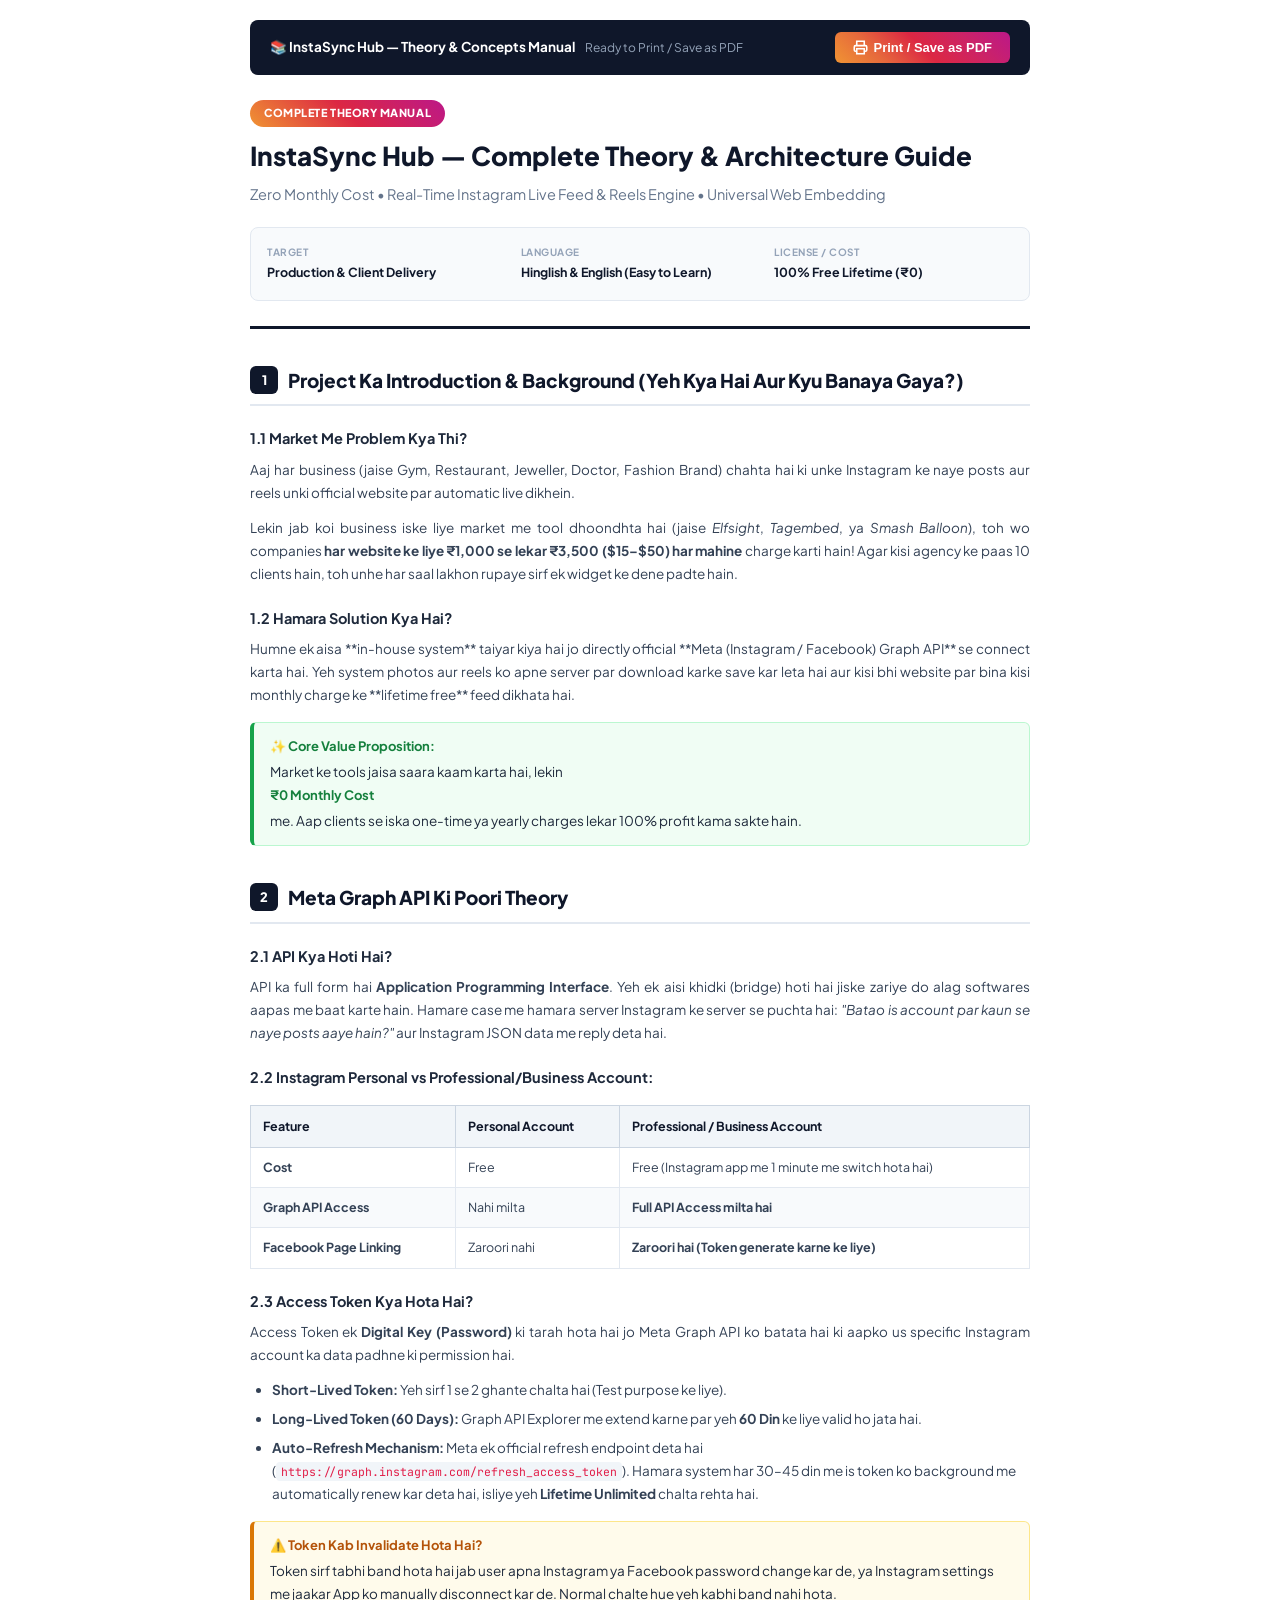
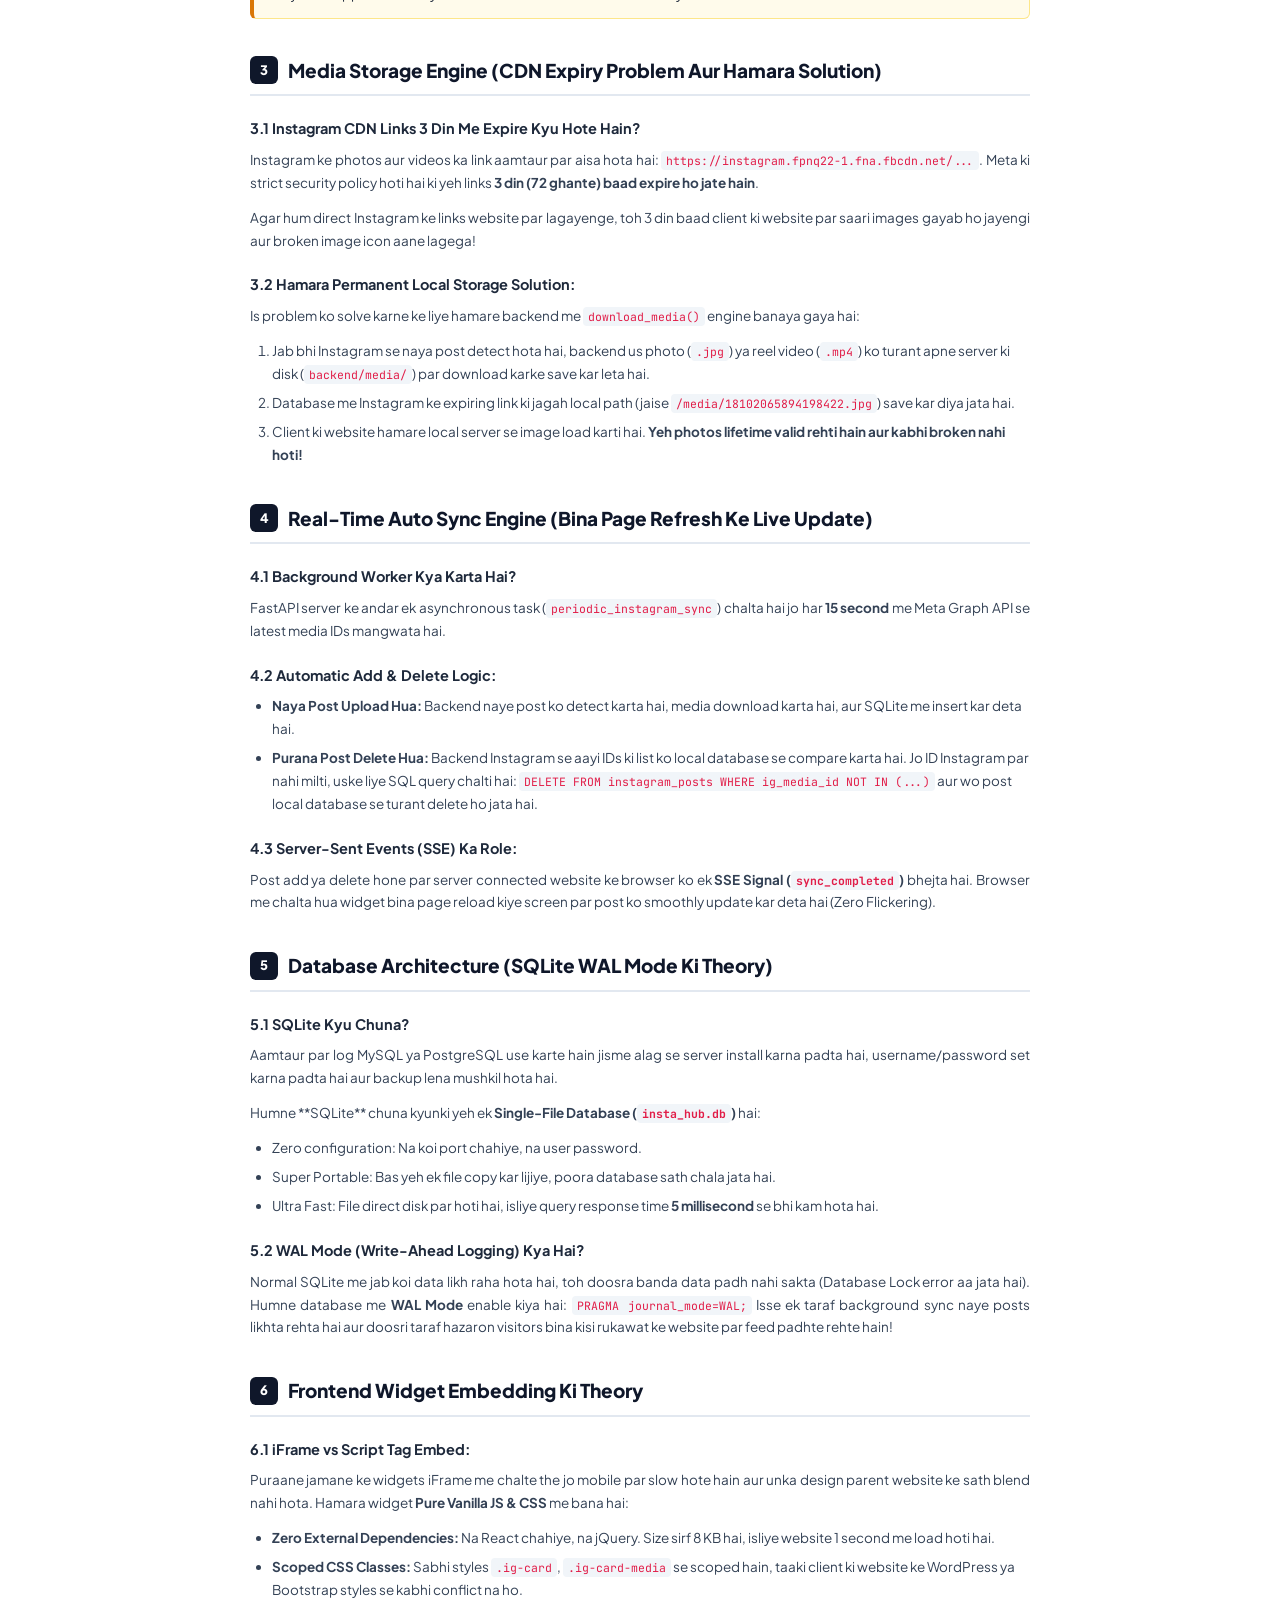
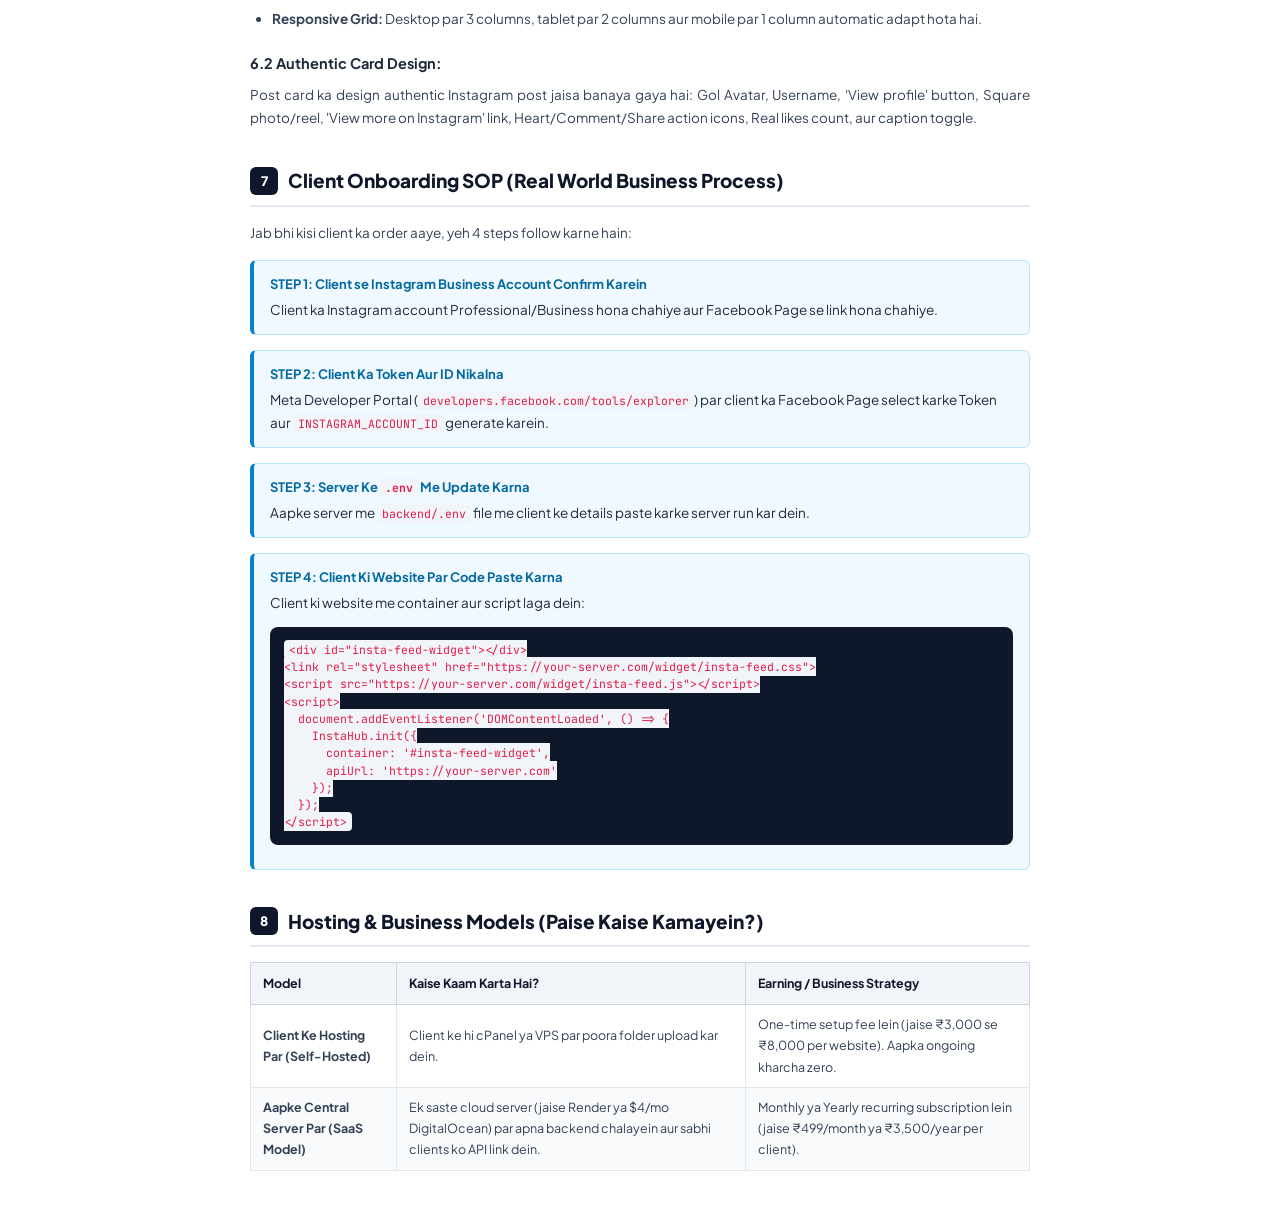
<file: THEORY_MANUAL.html>
<!DOCTYPE html>
<html lang="hi">
<head>
  <meta charset="UTF-8">
  <title>InstaSync Hub — Complete Theory & Concept Manual</title>
  <style>
    @import url('https://fonts.googleapis.com/css2?family=Plus+Jakarta+Sans:wght@400;500;600;700;800&family=Noto+Sans+Devanagari:wght@400;500;600;700&family=JetBrains+Mono:wght@400;500&display=swap');

    @page {
      size: A4;
      margin: 1.8cm 1.5cm;
    }

    * {
      box-sizing: border-box;
      -webkit-print-color-adjust: exact !important;
      print-color-adjust: exact !important;
    }

    body {
      font-family: 'Plus Jakarta Sans', 'Noto Sans Devanagari', -apple-system, BlinkMacSystemFont, "Segoe UI", Roboto, sans-serif;
      color: #1e293b;
      line-height: 1.7;
      font-size: 13.5px;
      margin: 0;
      padding: 0;
      background: #ffffff;
    }

    .container {
      max-width: 820px;
      margin: 0 auto;
      padding: 20px;
    }

    .no-print-bar {
      background: #0f172a;
      color: #ffffff;
      padding: 12px 20px;
      display: flex;
      align-items: center;
      justify-content: space-between;
      border-radius: 8px;
      margin-bottom: 25px;
    }

    .btn-print {
      background: linear-gradient(45deg, #f09433, #e6683c, #dc2743, #cc2366, #bc1888);
      color: #ffffff;
      border: none;
      padding: 8px 18px;
      border-radius: 6px;
      font-weight: 700;
      font-size: 13px;
      cursor: pointer;
      display: inline-flex;
      align-items: center;
      gap: 6px;
    }

    @media print {
      .no-print-bar {
        display: none !important;
      }
      .chapter {
        page-break-before: always;
      }
    }

    /* Header Cover */
    .book-cover {
      border-bottom: 3px solid #0f172a;
      padding-bottom: 25px;
      margin-bottom: 30px;
    }

    .badge-theory {
      background: linear-gradient(45deg, #f09433, #dc2743, #bc1888);
      color: #ffffff;
      padding: 4px 14px;
      border-radius: 50px;
      font-size: 11px;
      font-weight: 800;
      letter-spacing: 0.05em;
      text-transform: uppercase;
      display: inline-block;
      margin-bottom: 12px;
    }

    h1 {
      font-size: 26px;
      font-weight: 800;
      color: #0f172a;
      margin: 0 0 10px;
      line-height: 1.3;
    }

    .subtitle {
      font-size: 14.5px;
      color: #64748b;
      margin: 0 0 20px;
    }

    .overview-card {
      background: #f8fafc;
      border: 1px solid #e2e8f0;
      border-radius: 8px;
      padding: 16px;
      display: grid;
      grid-template-columns: repeat(3, 1fr);
      gap: 15px;
    }

    .overview-card div strong {
      display: block;
      font-size: 10px;
      color: #94a3b8;
      text-transform: uppercase;
      letter-spacing: 0.05em;
    }

    .overview-card div span {
      font-size: 12.5px;
      font-weight: 700;
      color: #0f172a;
    }

    /* Chapter headings */
    .chapter-title {
      font-size: 19px;
      font-weight: 800;
      color: #0f172a;
      margin: 35px 0 15px;
      padding-bottom: 8px;
      border-bottom: 2px solid #e2e8f0;
      display: flex;
      align-items: center;
      gap: 10px;
    }

    .chapter-number {
      background: #0f172a;
      color: #ffffff;
      width: 28px;
      height: 28px;
      border-radius: 6px;
      display: inline-flex;
      align-items: center;
      justify-content: center;
      font-size: 13px;
      font-weight: 800;
    }

    h3 {
      font-size: 14.5px;
      font-weight: 700;
      color: #1e293b;
      margin: 20px 0 8px;
    }

    p {
      margin: 0 0 12px;
      color: #334155;
      text-align: justify;
    }

    /* Callout Alert Boxes */
    .box-info {
      background: #f0fdf4;
      border: 1px solid #bbf7d0;
      border-left: 4px solid #16a34a;
      border-radius: 6px;
      padding: 12px 16px;
      margin: 15px 0;
    }

    .box-info strong {
      color: #15803d;
      display: block;
      margin-bottom: 4px;
      font-size: 13px;
    }

    .box-concept {
      background: #f0f9ff;
      border: 1px solid #bae6fd;
      border-left: 4px solid #0284c7;
      border-radius: 6px;
      padding: 12px 16px;
      margin: 15px 0;
    }

    .box-concept strong {
      color: #0369a1;
      display: block;
      margin-bottom: 4px;
      font-size: 13px;
    }

    .box-warning {
      background: #fffbeb;
      border: 1px solid #fde68a;
      border-left: 4px solid #d97706;
      border-radius: 6px;
      padding: 12px 16px;
      margin: 15px 0;
    }

    .box-warning strong {
      color: #b45309;
      display: block;
      margin-bottom: 4px;
      font-size: 13px;
    }

    table {
      width: 100%;
      border-collapse: collapse;
      margin: 15px 0;
      font-size: 12.5px;
    }

    th {
      background: #f1f5f9;
      color: #0f172a;
      font-weight: 700;
      text-align: left;
      padding: 10px 12px;
      border: 1px solid #cbd5e1;
    }

    td {
      padding: 9px 12px;
      border: 1px solid #e2e8f0;
      color: #334155;
    }

    tr:nth-child(even) td {
      background: #f8fafc;
    }

    code {
      font-family: 'JetBrains Mono', Consolas, monospace;
      background: #f1f5f9;
      color: #e11d48;
      padding: 2px 5px;
      border-radius: 4px;
      font-size: 11.5px;
    }

    pre {
      font-family: 'JetBrains Mono', Consolas, monospace;
      background: #0f172a;
      color: #38bdf8;
      padding: 14px;
      border-radius: 8px;
      overflow-x: auto;
      font-size: 11.5px;
      line-height: 1.5;
      margin: 12px 0;
    }

    ul, ol {
      margin: 0 0 14px;
      padding-left: 22px;
      color: #334155;
    }

    li {
      margin-bottom: 6px;
    }
  </style>
</head>
<body>

<div class="container">

  <!-- Print Button Bar -->
  <div class="no-print-bar">
    <div>
      <strong>📚 InstaSync Hub — Theory & Concepts Manual</strong>
      <span style="font-size:12px; color:#94a3b8; margin-left:8px;">Ready to Print / Save as PDF</span>
    </div>
    <button class="btn-print" onclick="window.print()">
      <svg width="15" height="15" viewBox="0 0 24 24" fill="none" stroke="currentColor" stroke-width="2.5"><polyline points="6 9 6 2 18 2 18 9"></polyline><path d="M6 18H4a2 2 0 0 1-2-2v-5a2 2 0 0 1 2-2h16a2 2 0 0 1 2 2v5a2 2 0 0 1-2 2h-2"></path><rect x="6" y="14" width="12" height="8"></rect></svg>
      Print / Save as PDF
    </button>
  </div>

  <!-- Cover Header -->
  <header class="book-cover">
    <div class="badge-theory">Complete Theory Manual</div>
    <h1>InstaSync Hub — Complete Theory & Architecture Guide</h1>
    <p class="subtitle">
      Zero Monthly Cost • Real-Time Instagram Live Feed & Reels Engine • Universal Web Embedding
    </p>

    <div class="overview-card">
      <div>
        <strong>Target</strong>
        <span>Production & Client Delivery</span>
      </div>
      <div>
        <strong>Language</strong>
        <span>Hinglish & English (Easy to Learn)</span>
      </div>
      <div>
        <strong>License / Cost</strong>
        <span>100% Free Lifetime (₹0)</span>
      </div>
    </div>
  </header>

  <!-- CHAPTER 1 -->
  <section class="chapter">
    <div class="chapter-title">
      <span class="chapter-number">1</span>
      <span>Project Ka Introduction & Background (Yeh Kya Hai Aur Kyu Banaya Gaya?)</span>
    </div>

    <h3>1.1 Market Me Problem Kya Thi?</h3>
    <p>
      Aaj har business (jaise Gym, Restaurant, Jeweller, Doctor, Fashion Brand) chahta hai ki unke Instagram ke naye posts aur reels unki official website par automatic live dikhein.
    </p>
    <p>
      Lekin jab koi business iske liye market me tool dhoondhta hai (jaise <em>Elfsight</em>, <em>Tagembed</em>, ya <em>Smash Balloon</em>), toh wo companies <strong>har website ke liye ₹1,000 se lekar ₹3,500 ($15–$50) har mahine</strong> charge karti hain! Agar kisi agency ke paas 10 clients hain, toh unhe har saal lakhon rupaye sirf ek widget ke dene padte hain.
    </p>

    <h3>1.2 Hamara Solution Kya Hai?</h3>
    <p>
      Humne ek aisa **in-house system** taiyar kiya hai jo directly official **Meta (Instagram / Facebook) Graph API** se connect karta hai. Yeh system photos aur reels ko apne server par download karke save kar leta hai aur kisi bhi website par bina kisi monthly charge ke **lifetime free** feed dikhata hai.
    </p>

    <div class="box-info">
      <strong>✨ Core Value Proposition:</strong>
      Market ke tools jaisa saara kaam karta hai, lekin <strong>₹0 Monthly Cost</strong> me. Aap clients se iska one-time ya yearly charges lekar 100% profit kama sakte hain.
    </div>
  </section>

  <!-- CHAPTER 2 -->
  <section class="chapter">
    <div class="chapter-title">
      <span class="chapter-number">2</span>
      <span>Meta Graph API Ki Poori Theory</span>
    </div>

    <h3>2.1 API Kya Hoti Hai?</h3>
    <p>
      API ka full form hai <strong>Application Programming Interface</strong>. Yeh ek aisi khidki (bridge) hoti hai jiske zariye do alag softwares aapas me baat karte hain. Hamare case me hamara server Instagram ke server se puchta hai: <em>"Batao is account par kaun se naye posts aaye hain?"</em> aur Instagram JSON data me reply deta hai.
    </p>

    <h3>2.2 Instagram Personal vs Professional/Business Account:</h3>
    <table>
      <thead>
        <tr>
          <th>Feature</th>
          <th>Personal Account</th>
          <th>Professional / Business Account</th>
        </tr>
      </thead>
      <tbody>
        <tr>
          <td><strong>Cost</strong></td>
          <td>Free</td>
          <td>Free (Instagram app me 1 minute me switch hota hai)</td>
        </tr>
        <tr>
          <td><strong>Graph API Access</strong></td>
          <td>Nahi milta</td>
          <td><strong>Full API Access milta hai</strong></td>
        </tr>
        <tr>
          <td><strong>Facebook Page Linking</strong></td>
          <td>Zaroori nahi</td>
          <td><strong>Zaroori hai (Token generate karne ke liye)</strong></td>
        </tr>
      </tbody>
    </table>

    <h3>2.3 Access Token Kya Hota Hai?</h3>
    <p>
      Access Token ek <strong>Digital Key (Password)</strong> ki tarah hota hai jo Meta Graph API ko batata hai ki aapko us specific Instagram account ka data padhne ki permission hai.
    </p>
    <ul>
      <li><strong>Short-Lived Token:</strong> Yeh sirf 1 se 2 ghante chalta hai (Test purpose ke liye).</li>
      <li><strong>Long-Lived Token (60 Days):</strong> Graph API Explorer me extend karne par yeh <strong>60 Din</strong> ke liye valid ho jata hai.</li>
      <li><strong>Auto-Refresh Mechanism:</strong> Meta ek official refresh endpoint deta hai (<code>https://graph.instagram.com/refresh_access_token</code>). Hamara system har 30–45 din me is token ko background me automatically renew kar deta hai, isliye yeh <strong>Lifetime Unlimited</strong> chalta rehta hai.</li>
    </ul>

    <div class="box-warning">
      <strong>⚠️ Token Kab Invalidate Hota Hai?</strong>
      Token sirf tabhi band hota hai jab user apna Instagram ya Facebook password change kar de, ya Instagram settings me jaakar App ko manually disconnect kar de. Normal chalte hue yeh kabhi band nahi hota.
    </div>
  </section>

  <!-- CHAPTER 3 -->
  <section class="chapter">
    <div class="chapter-title">
      <span class="chapter-number">3</span>
      <span>Media Storage Engine (CDN Expiry Problem Aur Hamara Solution)</span>
    </div>

    <h3>3.1 Instagram CDN Links 3 Din Me Expire Kyu Hote Hain?</h3>
    <p>
      Instagram ke photos aur videos ka link aamtaur par aisa hota hai: <code>https://instagram.fpnq22-1.fna.fbcdn.net/...</code>. Meta ki strict security policy hoti hai ki yeh links <strong>3 din (72 ghante) baad expire ho jate hain</strong>.
    </p>
    <p>
      Agar hum direct Instagram ke links website par lagayenge, toh 3 din baad client ki website par saari images gayab ho jayengi aur broken image icon aane lagega!
    </p>

    <h3>3.2 Hamara Permanent Local Storage Solution:</h3>
    <p>
      Is problem ko solve karne ke liye hamare backend me <code>download_media()</code> engine banaya gaya hai:
    </p>
    <ol>
      <li>Jab bhi Instagram se naya post detect hota hai, backend us photo (<code>.jpg</code>) ya reel video (<code>.mp4</code>) ko turant apne server ki disk (<code>backend/media/</code>) par download karke save kar leta hai.</li>
      <li>Database me Instagram ke expiring link ki jagah local path (jaise <code>/media/18102065894198422.jpg</code>) save kar diya jata hai.</li>
      <li>Client ki website hamare local server se image load karti hai. <strong>Yeh photos lifetime valid rehti hain aur kabhi broken nahi hoti!</strong></li>
    </ol>
  </section>

  <!-- CHAPTER 4 -->
  <section class="chapter">
    <div class="chapter-title">
      <span class="chapter-number">4</span>
      <span>Real-Time Auto Sync Engine (Bina Page Refresh Ke Live Update)</span>
    </div>

    <h3>4.1 Background Worker Kya Karta Hai?</h3>
    <p>
      FastAPI server ke andar ek asynchronous task (<code>periodic_instagram_sync</code>) chalta hai jo har <strong>15 second</strong> me Meta Graph API se latest media IDs mangwata hai.
    </p>

    <h3>4.2 Automatic Add & Delete Logic:</h3>
    <ul>
      <li><strong>Naya Post Upload Hua:</strong> Backend naye post ko detect karta hai, media download karta hai, aur SQLite me insert kar deta hai.</li>
      <li><strong>Purana Post Delete Hua:</strong> Backend Instagram se aayi IDs ki list ko local database se compare karta hai. Jo ID Instagram par nahi milti, uske liye SQL query chalti hai:
      <code>DELETE FROM instagram_posts WHERE ig_media_id NOT IN (...)</code>
      aur wo post local database se turant delete ho jata hai.</li>
    </ul>

    <h3>4.3 Server-Sent Events (SSE) Ka Role:</h3>
    <p>
      Post add ya delete hone par server connected website ke browser ko ek <strong>SSE Signal (<code>sync_completed</code>)</strong> bhejta hai. Browser me chalta hua widget bina page reload kiye screen par post ko smoothly update kar deta hai (Zero Flickering).
    </p>
  </section>

  <!-- CHAPTER 5 -->
  <section class="chapter">
    <div class="chapter-title">
      <span class="chapter-number">5</span>
      <span>Database Architecture (SQLite WAL Mode Ki Theory)</span>
    </div>

    <h3>5.1 SQLite Kyu Chuna?</h3>
    <p>
      Aamtaur par log MySQL ya PostgreSQL use karte hain jisme alag se server install karna padta hai, username/password set karna padta hai aur backup lena mushkil hota hai. 
    </p>
    <p>
      Humne **SQLite** chuna kyunki yeh ek <strong>Single-File Database (<code>insta_hub.db</code>)</strong> hai:
    </p>
    <ul>
      <li>Zero configuration: Na koi port chahiye, na user password.</li>
      <li>Super Portable: Bas yeh ek file copy kar lijiye, poora database sath chala jata hai.</li>
      <li>Ultra Fast: File direct disk par hoti hai, isliye query response time <strong>5 millisecond</strong> se bhi kam hota hai.</li>
    </ul>

    <h3>5.2 WAL Mode (Write-Ahead Logging) Kya Hai?</h3>
    <p>
      Normal SQLite me jab koi data likh raha hota hai, toh doosra banda data padh nahi sakta (Database Lock error aa jata hai). Humne database me <strong>WAL Mode</strong> enable kiya hai:
      <code>PRAGMA journal_mode=WAL;</code>
      Isse ek taraf background sync naye posts likhta rehta hai aur doosri taraf hazaron visitors bina kisi rukawat ke website par feed padhte rehte hain!
    </p>
  </section>

  <!-- CHAPTER 6 -->
  <section class="chapter">
    <div class="chapter-title">
      <span class="chapter-number">6</span>
      <span>Frontend Widget Embedding Ki Theory</span>
    </div>

    <h3>6.1 iFrame vs Script Tag Embed:</h3>
    <p>
      Puraane jamane ke widgets iFrame me chalte the jo mobile par slow hote hain aur unka design parent website ke sath blend nahi hota. Hamara widget <strong>Pure Vanilla JS & CSS</strong> me bana hai:
    </p>
    <ul>
      <li><strong>Zero External Dependencies:</strong> Na React chahiye, na jQuery. Size sirf 8 KB hai, isliye website 1 second me load hoti hai.</li>
      <li><strong>Scoped CSS Classes:</strong> Sabhi styles <code>.ig-card</code>, <code>.ig-card-media</code> se scoped hain, taaki client ki website ke WordPress ya Bootstrap styles se kabhi conflict na ho.</li>
      <li><strong>Responsive Grid:</strong> Desktop par 3 columns, tablet par 2 columns aur mobile par 1 column automatic adapt hota hai.</li>
    </ul>

    <h3>6.2 Authentic Card Design:</h3>
    <p>
      Post card ka design authentic Instagram post jaisa banaya gaya hai: Gol Avatar, Username, 'View profile' button, Square photo/reel, 'View more on Instagram' link, Heart/Comment/Share action icons, Real likes count, aur caption toggle.
    </p>
  </section>

  <!-- CHAPTER 7 -->
  <section class="chapter">
    <div class="chapter-title">
      <span class="chapter-number">7</span>
      <span>Client Onboarding SOP (Real World Business Process)</span>
    </div>

    <p>Jab bhi kisi client ka order aaye, yeh 4 steps follow karne hain:</p>
    
    <div class="box-concept">
      <strong>STEP 1: Client se Instagram Business Account Confirm Karein</strong>
      Client ka Instagram account Professional/Business hona chahiye aur Facebook Page se link hona chahiye.
    </div>

    <div class="box-concept">
      <strong>STEP 2: Client Ka Token Aur ID Nikalna</strong>
      Meta Developer Portal (<code>developers.facebook.com/tools/explorer</code>) par client ka Facebook Page select karke Token aur <code>INSTAGRAM_ACCOUNT_ID</code> generate karein.
    </div>

    <div class="box-concept">
      <strong>STEP 3: Server Ke <code>.env</code> Me Update Karna</strong>
      Aapke server me <code>backend/.env</code> file me client ke details paste karke server run kar dein.
    </div>

    <div class="box-concept">
      <strong>STEP 4: Client Ki Website Par Code Paste Karna</strong>
      Client ki website me container aur script laga dein:
      <pre><code>&lt;div id="insta-feed-widget"&gt;&lt;/div&gt;
&lt;link rel="stylesheet" href="https://your-server.com/widget/insta-feed.css"&gt;
&lt;script src="https://your-server.com/widget/insta-feed.js"&gt;&lt;/script&gt;
&lt;script&gt;
  document.addEventListener('DOMContentLoaded', () => {
    InstaHub.init({
      container: '#insta-feed-widget',
      apiUrl: 'https://your-server.com'
    });
  });
&lt;/script&gt;</code></pre>
    </div>
  </section>

  <!-- CHAPTER 8 -->
  <section class="chapter">
    <div class="chapter-title">
      <span class="chapter-number">8</span>
      <span>Hosting & Business Models (Paise Kaise Kamayein?)</span>
    </div>

    <table>
      <thead>
        <tr>
          <th>Model</th>
          <th>Kaise Kaam Karta Hai?</th>
          <th>Earning / Business Strategy</th>
        </tr>
      </thead>
      <tbody>
        <tr>
          <td><strong>Client Ke Hosting Par (Self-Hosted)</strong></td>
          <td>Client ke hi cPanel ya VPS par poora folder upload kar dein.</td>
          <td>One-time setup fee lein (jaise ₹3,000 se ₹8,000 per website). Aapka ongoing kharcha zero.</td>
        </tr>
        <tr>
          <td><strong>Aapke Central Server Par (SaaS Model)</strong></td>
          <td>Ek saste cloud server (jaise Render ya $4/mo DigitalOcean) par apna backend chalayein aur sabhi clients ko API link dein.</td>
          <td>Monthly ya Yearly recurring subscription lein (jaise ₹499/month ya ₹3,500/year per client).</td>
        </tr>
      </tbody>
    </table>
  </section>

</div>

</body>
</html>
</file>
